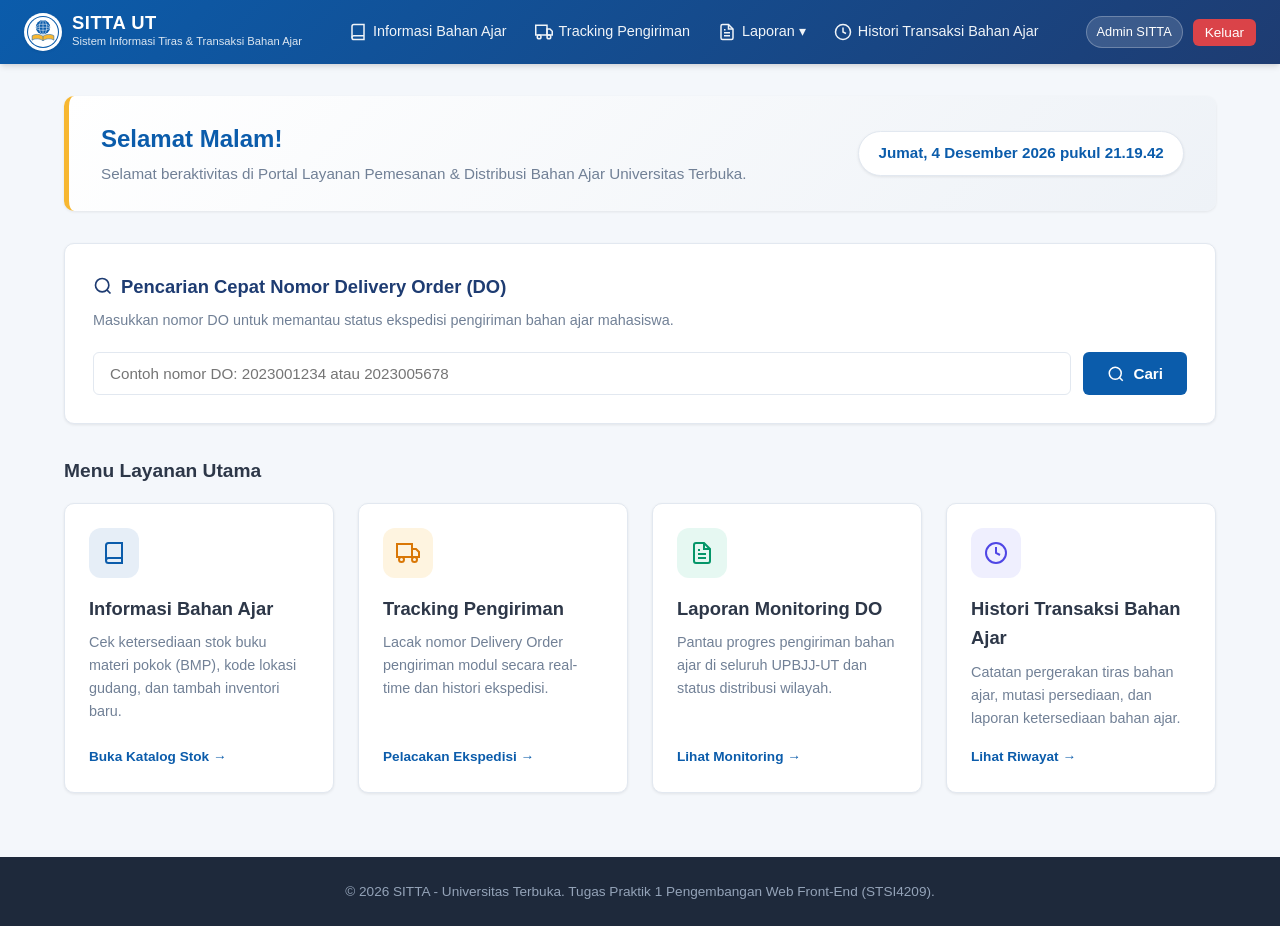
<file: dashboard.html>
<!DOCTYPE html>
<html lang="id">
<head>
  <meta charset="UTF-8">
  <meta name="viewport" content="width=device-width, initial-scale=1.0">
  <title>Dashboard - SITTA Universitas Terbuka</title>
  <!-- External CSS -->
  <link rel="stylesheet" href="css/style.css">
  <style>
    /* Internal CSS for Dashboard Quick Actions */
    .feature-badge {
      font-size: 0.75rem;
      background: #e1effe;
      color: #1e429f;
      padding: 3px 8px;
      border-radius: 6px;
      font-weight: 600;
    }
  </style>
</head>
<body>

  <!-- HEADER & NAVIGATION BAR -->
  <header class="site-header">
    <div class="nav-container">
      <a href="dashboard.html" class="brand-wrapper">
        <div class="brand-logo">
          <img src="assets/logo-ut.svg" alt="UT" style="width: 100%; height: 100%; object-fit: contain;">
        </div>
        <div class="brand-text">
          <h1>SITTA UT</h1>
          <small>Sistem Informasi Tiras & Transaksi Bahan Ajar</small>
        </div>
      </a>

      <!-- MAIN NAVIGASI MENU -->
      <nav>
        <ul class="main-nav">
          <li class="nav-item">
            <a href="stok.html" class="nav-link">
              <svg width="18" height="18" viewBox="0 0 24 24" fill="none" stroke="currentColor" stroke-width="2"><path d="M4 19.5A2.5 2.5 0 0 1 6.5 17H20"></path><path d="M6.5 2H20v20H6.5A2.5 2.5 0 0 1 4 19.5v-15A2.5 2.5 0 0 1 6.5 2z"></path></svg>
              Informasi Bahan Ajar
            </a>
          </li>
          <li class="nav-item">
            <a href="tracking.html" class="nav-link">
              <svg width="18" height="18" viewBox="0 0 24 24" fill="none" stroke="currentColor" stroke-width="2"><rect x="1" y="3" width="15" height="13"></rect><polygon points="16 8 20 8 23 11 23 16 16 16 16 8"></polygon><circle cx="5.5" cy="18.5" r="2.5"></circle><circle cx="18.5" cy="18.5" r="2.5"></circle></svg>
              Tracking Pengiriman
            </a>
          </li>
          <li class="nav-item dropdown">
            <a href="#" class="nav-link">
              <svg width="18" height="18" viewBox="0 0 24 24" fill="none" stroke="currentColor" stroke-width="2"><path d="M14 2H6a2 2 0 0 0-2 2v16a2 2 0 0 0 2 2h12a2 2 0 0 0 2-2V8z"></path><polyline points="14 2 14 8 20 8"></polyline><line x1="16" y1="13" x2="8" y2="13"></line><line x1="16" y1="17" x2="8" y2="17"></line><polyline points="10 9 9 9 8 9"></polyline></svg>
              Laporan &#9662;
            </a>
            <ul class="dropdown-menu">
              <li><a href="tracking.html">Monitoring Progress DO Bahan Ajar</a></li>
              <li><a href="stok.html">Rekap Bahan Ajar</a></li>
            </ul>
          </li>
          <li class="nav-item">
            <a href="tracking.html" class="nav-link">
              <svg width="18" height="18" viewBox="0 0 24 24" fill="none" stroke="currentColor" stroke-width="2"><circle cx="12" cy="12" r="10"></circle><polyline points="12 6 12 12 16 14"></polyline></svg>
              Histori Transaksi Bahan Ajar
            </a>
          </li>
        </ul>
      </nav>

      <!-- USER PROFILE & LOGOUT -->
      <div class="nav-user">
        <span class="user-badge" id="navUserDisplay">Admin SITTA</span>
        <button id="btnLogout" class="btn-logout">Keluar</button>
      </div>
    </div>
  </header>

  <!-- MAIN DASHBOARD CONTENT -->
  <main class="main-content">
    
    <!-- GREETING HERO SECTION BERDASARKAN LOCAL TIME -->
    <section class="greeting-hero">
      <div class="greeting-text">
        <h2 id="greetingText">Selamat Datang!</h2>
        <p>Selamat beraktivitas di Portal Layanan Pemesanan & Distribusi Bahan Ajar Universitas Terbuka.</p>
      </div>
      <div class="current-time-badge" id="currentTimeClock">
        Waktu Lokal...
      </div>
    </section>

    <!-- PENCARIAN DELIVERY ORDER (DO) CEPAT DI DASHBOARD -->
    <section class="tracking-search-box">
      <h3 style="font-size: 1.15rem; margin-bottom: 0.5rem; color: #1e3c72; display: flex; align-items: center; gap: 8px;">
        <svg width="20" height="20" viewBox="0 0 24 24" fill="none" stroke="currentColor" stroke-width="2"><circle cx="11" cy="11" r="8"></circle><line x1="21" y1="21" x2="16.65" y2="16.65"></line></svg>
        Pencarian Cepat Nomor Delivery Order (DO)
      </h3>
      <p style="color: #718096; font-size: 0.9rem; margin-bottom: 1.25rem;">
        Masukkan nomor DO untuk memantau status ekspedisi pengiriman bahan ajar mahasiswa.
      </p>

      <form id="formTrackingDO">
        <div class="search-input-group">
          <input 
            type="text" 
            id="inputNomorDO" 
            class="form-control" 
            placeholder="Contoh nomor DO: 2023001234 atau 2023005678" 
            required
          >
          <button type="submit" class="btn btn-primary" style="white-space: nowrap;">
            <svg width="18" height="18" viewBox="0 0 24 24" fill="none" stroke="currentColor" stroke-width="2"><circle cx="11" cy="11" r="8"></circle><line x1="21" y1="21" x2="16.65" y2="16.65"></line></svg>
            Cari
          </button>
        </div>
      </form>
    </section>

    <!-- NOTIFIKASI TIDAK DITEMUKAN -->
    <div id="trackingNotFound" style="display: none;"></div>

    <!-- HASIL TRACKING DI DASHBOARD -->
    <section id="trackingResultPanel" class="tracking-result-panel">
      
      <div class="tracking-summary-card">
        <div class="summary-header">
          <div>
            <h3 style="color: #0b5cab; font-size: 1.25rem; margin-bottom: 4px;">
              Hasil Tracking DO: <span id="trackNomorDO"></span>
            </h3>
            <span style="font-size: 0.9rem; color: #718096;">Nama Mahasiswa / Penerima: <strong id="trackNamaMahasiswa" style="color: #2d3748;">-</strong></span>
          </div>
          <div>
            <span id="trackStatus" class="status-badge in-transit">Dalam Perjalanan</span>
          </div>
        </div>

        <!-- PROGRESS STEPPER / PROGRESS BAR SIMULATION -->
        <div class="progress-stepper">
          <div class="progress-track"></div>
          <div class="progress-fill" style="width: 50%;"></div>
          
          <div class="step-node completed">
            <div class="step-circle">&#10003;</div>
            <span>Penerimaan Loket</span>
          </div>
          <div class="step-node completed">
            <div class="step-circle">&#10003;</div>
            <span>Tiba di Hub Pusat</span>
          </div>
          <div class="step-node active">
            <div class="step-circle">&bull;</div>
            <span>Dalam Perjalanan</span>
          </div>
          <div class="step-node">
            <div class="step-circle">4</div>
            <span>Terkirim</span>
          </div>
        </div>

        <div class="details-grid">
          <div class="detail-item">
            <div class="detail-item-title">Ekspedisi</div>
            <div class="detail-item-val" id="trackEkspedisi">-</div>
          </div>
          <div class="detail-item">
            <div class="detail-item-title">Tanggal Kirim</div>
            <div class="detail-item-val" id="trackTanggalKirim">-</div>
          </div>
          <div class="detail-item">
            <div class="detail-item-title">Jenis Paket / Kode</div>
            <div class="detail-item-val" id="trackJenisPaket">-</div>
          </div>
          <div class="detail-item">
            <div class="detail-item-title">Total Pembayaran</div>
            <div class="detail-item-val" id="trackTotalPembayaran" style="color: #0b5cab;">-</div>
          </div>
        </div>
      </div>

      <!-- TIMELINE HISTORI PERJALANAN -->
      <div class="timeline-card">
        <h4 style="margin-bottom: 1.25rem; color: #1e3c72; font-size: 1.05rem;">
          Histori Perjalanan Paket
        </h4>
        <ul class="timeline" id="trackTimelineList">
          <!-- Diisi dinamis oleh script.js -->
        </ul>
      </div>
    </section>

    <!-- GRID MENU NAVIGASI KREATIF -->
    <h3 style="font-size: 1.2rem; margin-bottom: 1rem; color: #2d3748;">Menu Layanan Utama</h3>
    <section class="dashboard-grid">
      
      <a href="stok.html" class="card-nav">
        <div>
          <div class="card-icon">
            <svg width="24" height="24" viewBox="0 0 24 24" fill="none" stroke="currentColor" stroke-width="2"><path d="M4 19.5A2.5 2.5 0 0 1 6.5 17H20"></path><path d="M6.5 2H20v20H6.5A2.5 2.5 0 0 1 4 19.5v-15A2.5 2.5 0 0 1 6.5 2z"></path></svg>
          </div>
          <h4 class="card-title">Informasi Bahan Ajar</h4>
          <p class="card-desc">Cek ketersediaan stok buku materi pokok (BMP), kode lokasi gudang, dan tambah inventori baru.</p>
        </div>
        <div class="card-footer-link">Buka Katalog Stok &rarr;</div>
      </a>

      <a href="tracking.html" class="card-nav">
        <div>
          <div class="card-icon" style="background: rgba(247, 183, 49, 0.15); color: #d97706;">
            <svg width="24" height="24" viewBox="0 0 24 24" fill="none" stroke="currentColor" stroke-width="2"><rect x="1" y="3" width="15" height="13"></rect><polygon points="16 8 20 8 23 11 23 16 16 16 8"></polygon><circle cx="5.5" cy="18.5" r="2.5"></circle><circle cx="18.5" cy="18.5" r="2.5"></circle></svg>
          </div>
          <h4 class="card-title">Tracking Pengiriman</h4>
          <p class="card-desc">Lacak nomor Delivery Order pengiriman modul secara real-time dan histori ekspedisi.</p>
        </div>
        <div class="card-footer-link">Pelacakan Ekspedisi &rarr;</div>
      </a>

      <a href="tracking.html" class="card-nav">
        <div>
          <div class="card-icon" style="background: rgba(16, 185, 129, 0.1); color: #059669;">
            <svg width="24" height="24" viewBox="0 0 24 24" fill="none" stroke="currentColor" stroke-width="2"><path d="M14 2H6a2 2 0 0 0-2 2v16a2 2 0 0 0 2 2h12a2 2 0 0 0 2-2V8z"></path><polyline points="14 2 14 8 20 8"></polyline><line x1="16" y1="13" x2="8" y2="13"></line><line x1="16" y1="17" x2="8" y2="17"></line><polyline points="10 9 9 9 8 9"></polyline></svg>
          </div>
          <h4 class="card-title">Laporan Monitoring DO</h4>
          <p class="card-desc">Pantau progres pengiriman bahan ajar di seluruh UPBJJ-UT dan status distribusi wilayah.</p>
        </div>
        <div class="card-footer-link">Lihat Monitoring &rarr;</div>
      </a>

      <a href="stok.html" class="card-nav">
        <div>
          <div class="card-icon" style="background: rgba(99, 102, 241, 0.1); color: #4f46e5;">
            <svg width="24" height="24" viewBox="0 0 24 24" fill="none" stroke="currentColor" stroke-width="2"><circle cx="12" cy="12" r="10"></circle><polyline points="12 6 12 12 16 14"></polyline></svg>
          </div>
          <h4 class="card-title">Histori Transaksi Bahan Ajar</h4>
          <p class="card-desc">Catatan pergerakan tiras bahan ajar, mutasi persediaan, dan laporan ketersediaan bahan ajar.</p>
        </div>
        <div class="card-footer-link">Lihat Riwayat &rarr;</div>
      </a>

    </section>

  </main>

  <!-- FOOTER -->
  <footer class="site-footer">
    <p>&copy; 2026 SITTA - Universitas Terbuka. Tugas Praktik 1 Pengembangan Web Front-End (STSI4209).</p>
  </footer>

  <!-- Scripts -->
  <script src="js/data.js"></script>
  <script src="js/script.js"></script>
</body>
</html>
</file>
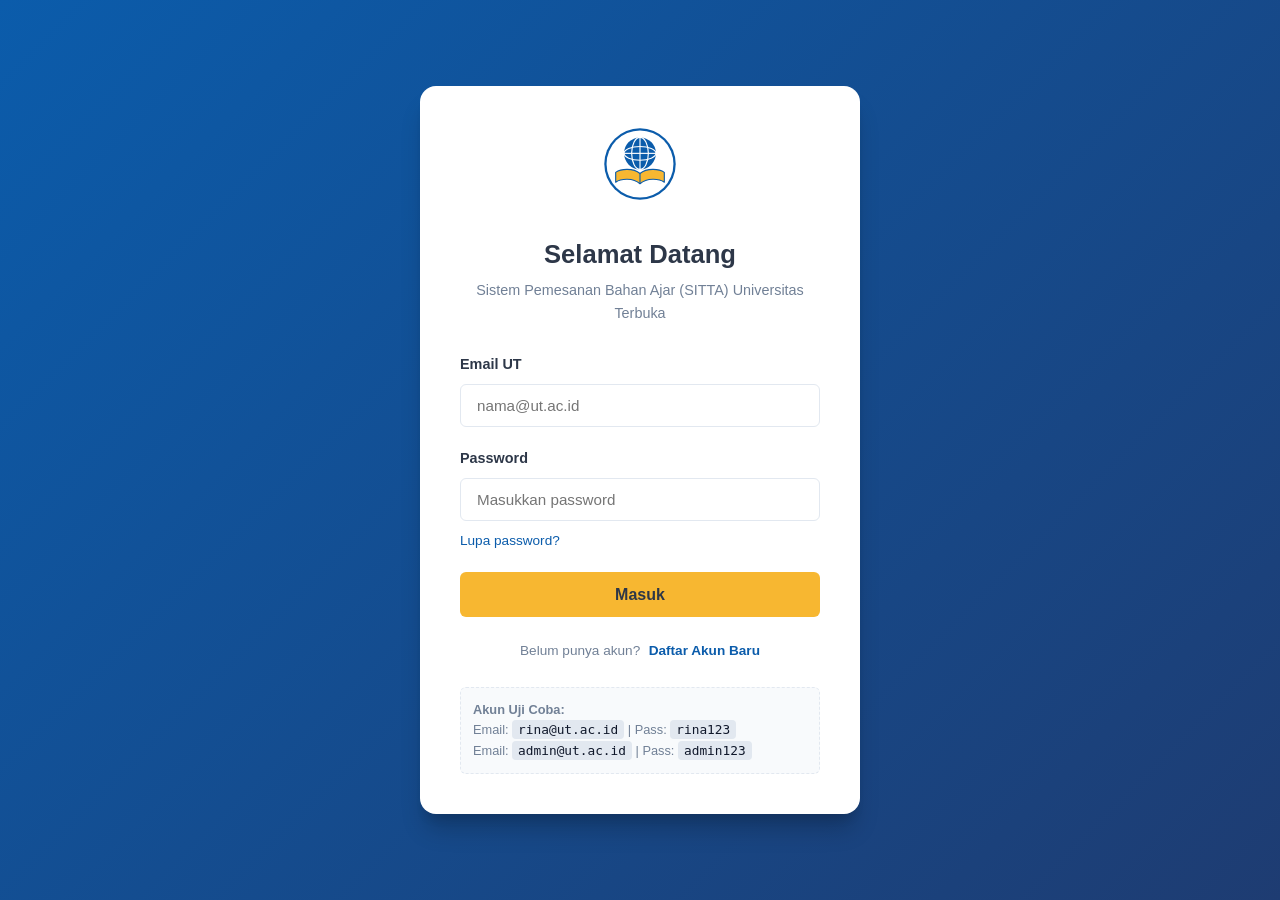
<file: login.html>
<!DOCTYPE html>
<html lang="id">
<head>
  <meta charset="UTF-8">
  <meta name="viewport" content="width=device-width, initial-scale=1.0">
  <title>Login - SITTA Universitas Terbuka</title>
  <!-- External CSS -->
  <link rel="stylesheet" href="css/style.css">
  <style>
    /* Internal CSS for Login Page Specific Elements */
    .login-icon-box {
      width: 64px;
      height: 64px;
      margin: 0 auto 1rem;
      background: #0b5cab;
      color: #ffffff;
      border-radius: 50%;
      display: flex;
      align-items: center;
      justify-content: center;
      box-shadow: 0 4px 10px rgba(11, 92, 171, 0.3);
    }
  </style>
</head>
<body class="login-body">

  <main class="login-card">
    <header class="login-header">
      <div style="display: flex; justify-content: center; margin-bottom: 1rem;">
        <img src="assets/logo-ut.svg" alt="Logo Universitas Terbuka" style="width: 76px; height: 76px;">
      </div>
      <h2>Selamat Datang</h2>
      <p>Sistem Pemesanan Bahan Ajar (SITTA) Universitas Terbuka</p>
    </header>

    <!-- Feedback Container for Errors -->
    <div id="loginAlert" style="display: none;"></div>

    <form id="loginForm" autocomplete="off">
      <div class="form-group" style="text-align: left;">
        <label for="email" class="form-label">Email UT</label>
        <input 
          type="email" 
          id="email" 
          class="form-control" 
          placeholder="nama@ut.ac.id" 
          required 
          autocomplete="username"
        >
      </div>

      <div class="form-group" style="text-align: left;">
        <label for="password" class="form-label">Password</label>
        <input 
          type="password" 
          id="password" 
          class="form-control" 
          placeholder="Masukkan password" 
          required 
          autocomplete="current-password"
        >
      </div>

      <div class="login-actions">
        <button type="button" id="btnLupaPassword" class="login-link">Lupa password?</button>
      </div>

      <!-- Inline CSS Demo -->
      <button type="submit" class="btn btn-secondary btn-block" style="font-weight: 700; font-size: 1rem; padding: 0.85rem;">
        Masuk
      </button>

      <div style="margin-top: 1.25rem;">
        <span style="font-size: 0.85rem; color: #718096;">Belum punya akun?</span>
        <button type="button" id="btnDaftar" class="login-link" style="font-weight: 600; margin-left: 4px;">Daftar Akun Baru</button>
      </div>
    </form>

    <aside class="demo-account-hint">
      <strong>Akun Uji Coba:</strong><br>
      Email: <code>rina@ut.ac.id</code> | Pass: <code>rina123</code><br>
      Email: <code>admin@ut.ac.id</code> | Pass: <code>admin123</code>
    </aside>
  </main>

  <!-- MODAL: LUPA PASSWORD -->
  <div class="modal-overlay" id="modalLupaPassword" role="dialog" aria-modal="true" aria-labelledby="modalLupaTitle">
    <div class="modal-content">
      <div class="modal-header">
        <h3 class="modal-title" id="modalLupaTitle">Lupa Kata Sandi</h3>
        <button class="modal-close" aria-label="Tutup Modal">&times;</button>
      </div>
      <form id="formLupaPassword">
        <div class="modal-body">
          <p style="margin-bottom: 1rem; color: #4a5568; font-size: 0.9rem;">
            Masukkan alamat email akun SITTA UT Anda. Kami akan mengirimkan tautan untuk mengatur ulang kata sandi.
          </p>
          <div class="form-group">
            <label for="resetEmail" class="form-label">Email Terdaftar</label>
            <input type="email" id="resetEmail" class="form-control" placeholder="nama@ut.ac.id" required>
          </div>
        </div>
        <div class="modal-footer">
          <button type="button" class="btn btn-outline modal-close">Batal</button>
          <button type="submit" class="btn btn-primary">Kirim Permintaan</button>
        </div>
      </form>
    </div>
  </div>

  <!-- MODAL: DAFTAR AKUN BARU -->
  <div class="modal-overlay" id="modalDaftar" role="dialog" aria-modal="true" aria-labelledby="modalDaftarTitle">
    <div class="modal-content">
      <div class="modal-header">
        <h3 class="modal-title" id="modalDaftarTitle">Pendaftaran Akun SITTA</h3>
        <button class="modal-close" aria-label="Tutup Modal">&times;</button>
      </div>
      <form id="formDaftar">
        <div class="modal-body">
          <div class="form-group">
            <label for="regNama" class="form-label">Nama Lengkap</label>
            <input type="text" id="regNama" class="form-control" placeholder="Contoh: Budi Santoso" required>
          </div>
          <div class="form-group">
            <label for="regEmail" class="form-label">Email UT</label>
            <input type="email" id="regEmail" class="form-control" placeholder="budi@ut.ac.id" required>
          </div>
          <div class="form-group">
            <label for="regPassword" class="form-label">Password Baru</label>
            <input type="password" id="regPassword" class="form-control" placeholder="Minimal 6 karakter" required>
          </div>
          <div class="form-group">
            <label for="regRole" class="form-label">Peran / Unit Kerja</label>
            <select id="regRole" class="form-control" required>
              <option value="UPBJJ-UT">UPBJJ-UT (Daerah)</option>
              <option value="Puslaba">Puslaba UT Pusat</option>
              <option value="Fakultas">Fakultas</option>
            </select>
          </div>
        </div>
        <div class="modal-footer">
          <button type="button" class="btn btn-outline modal-close">Tutup</button>
          <button type="submit" class="btn btn-primary">Daftar Sekarang</button>
        </div>
      </form>
    </div>
  </div>

  <!-- Scripts -->
  <script src="js/data.js"></script>
  <script src="js/script.js"></script>
</body>
</html>
</file>
<file: css/style.css>
:root {
  --primary-color: #0b5cab; /* UT Blue */
  --primary-hover: #08437d;
  --secondary-color: #f7b731; /* UT Yellow/Gold */
  --secondary-hover: #e0a324;
  --bg-color: #f4f7fb;
  --card-bg: #ffffff;
  --text-main: #2d3748;
  --text-muted: #718096;
  --border-color: #e2e8f0;
  --success-color: #38a169;
  --warning-color: #dd6b20;
  --danger-color: #e53e3e;
  --font-family: 'Segoe UI', Roboto, Helvetica, Arial, sans-serif;
  --shadow-sm: 0 1px 3px rgba(0, 0, 0, 0.08);
  --shadow-md: 0 4px 6px -1px rgba(0, 0, 0, 0.1), 0 2px 4px -1px rgba(0, 0, 0, 0.06);
  --shadow-lg: 0 10px 15px -3px rgba(0, 0, 0, 0.1), 0 4px 6px -2px rgba(0, 0, 0, 0.05);
  --radius-sm: 6px;
  --radius-md: 10px;
  --radius-lg: 16px;
}

* {
  box-sizing: border-box;
  margin: 0;
  padding: 0;
}

body {
  font-family: var(--font-family);
  background-color: var(--bg-color);
  color: var(--text-main);
  line-height: 1.6;
  min-height: 100vh;
  display: flex;
  flex-direction: column;
}

/* NAVBAR / HEADER */
.site-header {
  background: linear-gradient(135deg, var(--primary-color) 0%, #1e3c72 100%);
  color: #fff;
  padding: 0 1.5rem;
  box-shadow: var(--shadow-md);
  position: sticky;
  top: 0;
  z-index: 100;
}

.nav-container {
  max-width: 1280px;
  margin: 0 auto;
  display: flex;
  align-items: center;
  justify-content: space-between;
  height: 64px;
  gap: 1rem;
}

.brand-wrapper {
  display: flex;
  align-items: center;
  gap: 10px;
  text-decoration: none;
  color: #fff;
  flex-shrink: 0;
  white-space: nowrap;
}

.brand-logo {
  width: 38px;
  height: 38px;
  border-radius: 50%;
  background: #fff;
  padding: 2px;
  display: flex;
  align-items: center;
  justify-content: center;
  box-shadow: var(--shadow-sm);
  flex-shrink: 0;
}

.brand-logo img,
.brand-logo svg {
  width: 100%;
  height: 100%;
}

.brand-text h1 {
  font-size: 1.15rem;
  font-weight: 700;
  letter-spacing: 0.5px;
  line-height: 1.1;
}

.brand-text small {
  font-size: 0.7rem;
  color: rgba(255, 255, 255, 0.85);
  display: block;
}

/* NAV LINKS & DROPDOWN - SINGLE ROW (TIDAK BERTUMPUK) */
nav {
  display: flex;
  align-items: center;
}

.main-nav {
  display: flex;
  align-items: center;
  list-style: none;
  gap: 4px;
  margin: 0;
  padding: 0;
  flex-wrap: nowrap;
  white-space: nowrap;
}

.nav-item {
  position: relative;
  list-style: none;
}

.nav-link {
  color: #f0f4f8;
  text-decoration: none;
  padding: 7px 12px;
  border-radius: var(--radius-sm);
  font-size: 0.9rem;
  font-weight: 500;
  transition: all 0.2s ease;
  display: inline-flex;
  align-items: center;
  gap: 6px;
  white-space: nowrap;
}

.nav-link:hover,
.nav-link.active {
  background: rgba(255, 255, 255, 0.18);
  color: #fff;
}

.dropdown-menu {
  display: none;
  position: absolute;
  top: 100%;
  left: 0;
  background-color: var(--card-bg);
  min-width: 250px;
  box-shadow: var(--shadow-lg);
  border-radius: var(--radius-sm);
  padding: 6px 0;
  list-style: none;
  z-index: 1000;
  margin-top: 4px;
  animation: fadeIn 0.2s ease-in-out;
}

.dropdown-menu li {
  list-style: none;
}

.dropdown-menu li a {
  color: var(--text-main);
  padding: 9px 16px;
  text-decoration: none;
  display: block;
  font-size: 0.88rem;
  transition: background 0.2s;
  white-space: nowrap;
}

.dropdown-menu li a:hover {
  background-color: #f1f5f9;
  color: var(--primary-color);
  font-weight: 500;
}

.nav-item.dropdown:hover .dropdown-menu {
  display: block;
}

/* USER PROFILE / LOGOUT BUTTON IN NAV */
.nav-user {
  display: flex;
  align-items: center;
  gap: 10px;
  flex-shrink: 0;
  white-space: nowrap;
}

.user-badge {
  font-size: 0.8rem;
  background: rgba(255, 255, 255, 0.14);
  padding: 5px 10px;
  border-radius: 20px;
  border: 1px solid rgba(255, 255, 255, 0.25);
  white-space: nowrap;
}

.btn-logout {
  background: rgba(239, 68, 68, 0.9);
  color: white;
  border: none;
  padding: 6px 12px;
  border-radius: var(--radius-sm);
  cursor: pointer;
  font-size: 0.85rem;
  transition: background 0.2s;
}

.btn-logout:hover {
  background: #dc2626;
}

/* MAIN LAYOUT */
.main-content {
  flex: 1;
  max-width: 1200px;
  width: 100%;
  margin: 2rem auto;
  padding: 0 1.5rem;
}

/* FOOTER */
.site-footer {
  background: #1e293b;
  color: #94a3b8;
  padding: 1.5rem 2rem;
  text-align: center;
  font-size: 0.85rem;
  margin-top: auto;
}

/* GREETING HERO SECTION */
.greeting-hero {
  background: linear-gradient(135deg, #ffffff 0%, #eef2f7 100%);
  border-left: 5px solid var(--secondary-color);
  border-radius: var(--radius-md);
  padding: 1.5rem 2rem;
  margin-bottom: 2rem;
  box-shadow: var(--shadow-sm);
  display: flex;
  justify-content: space-between;
  align-items: center;
  flex-wrap: wrap;
  gap: 1rem;
}

.greeting-text h2 {
  color: var(--primary-color);
  font-size: 1.5rem;
  margin-bottom: 0.25rem;
}

.greeting-text p {
  color: var(--text-muted);
  font-size: 0.95rem;
}

.current-time-badge {
  background: #fff;
  padding: 0.6rem 1.2rem;
  border-radius: 30px;
  box-shadow: var(--shadow-sm);
  font-weight: 600;
  color: var(--primary-color);
  font-size: 0.95rem;
  border: 1px solid var(--border-color);
}

/* CARDS & PANELS */
.dashboard-grid {
  display: grid;
  grid-template-columns: repeat(auto-fit, minmax(260px, 1fr));
  gap: 1.5rem;
  margin-bottom: 2rem;
}

.card-nav {
  background: var(--card-bg);
  border-radius: var(--radius-md);
  padding: 1.5rem;
  box-shadow: var(--shadow-sm);
  border: 1px solid var(--border-color);
  transition: transform 0.2s, box-shadow 0.2s;
  display: flex;
  flex-direction: column;
  justify-content: space-between;
  text-decoration: none;
  color: inherit;
}

.card-nav:hover {
  transform: translateY(-4px);
  box-shadow: var(--shadow-md);
  border-color: var(--primary-color);
}

.card-icon {
  width: 50px;
  height: 50px;
  border-radius: 12px;
  background: rgba(11, 92, 171, 0.1);
  color: var(--primary-color);
  display: flex;
  align-items: center;
  justify-content: center;
  margin-bottom: 1rem;
  font-size: 1.5rem;
}

.card-title {
  font-size: 1.15rem;
  font-weight: 600;
  color: var(--text-main);
  margin-bottom: 0.5rem;
}

.card-desc {
  font-size: 0.9rem;
  color: var(--text-muted);
  margin-bottom: 1rem;
}

.card-footer-link {
  font-size: 0.85rem;
  font-weight: 600;
  color: var(--primary-color);
  display: flex;
  align-items: center;
  gap: 4px;
}

/* FORMS & BUTTONS */
.form-group {
  margin-bottom: 1.25rem;
}

.form-label {
  display: block;
  margin-bottom: 0.5rem;
  font-size: 0.9rem;
  font-weight: 600;
  color: var(--text-main);
}

.form-control {
  width: 100%;
  padding: 0.75rem 1rem;
  font-size: 0.95rem;
  border: 1px solid var(--border-color);
  border-radius: var(--radius-sm);
  background-color: #fff;
  transition: border-color 0.2s, box-shadow 0.2s;
  font-family: inherit;
}

.form-control:focus {
  outline: none;
  border-color: var(--primary-color);
  box-shadow: 0 0 0 3px rgba(11, 92, 171, 0.15);
}

.btn {
  display: inline-flex;
  align-items: center;
  justify-content: center;
  gap: 8px;
  padding: 0.75rem 1.5rem;
  font-size: 0.95rem;
  font-weight: 600;
  border-radius: var(--radius-sm);
  cursor: pointer;
  border: none;
  transition: all 0.2s;
  text-decoration: none;
}

.btn-primary {
  background-color: var(--primary-color);
  color: #fff;
}

.btn-primary:hover {
  background-color: var(--primary-hover);
}

.btn-secondary {
  background-color: var(--secondary-color);
  color: #2d3748;
}

.btn-secondary:hover {
  background-color: var(--secondary-hover);
}

.btn-outline {
  background: transparent;
  border: 1px solid var(--border-color);
  color: var(--text-main);
}

.btn-outline:hover {
  background: #f1f5f9;
}

.btn-block {
  width: 100%;
}

/* LOGIN PAGE SPECIAL STYLES */
.login-body {
  background: linear-gradient(135deg, #0b5cab 0%, #1e3c72 100%);
  min-height: 100vh;
  display: flex;
  align-items: center;
  justify-content: center;
  padding: 1.5rem;
}

.login-card {
  background: #fff;
  border-radius: var(--radius-lg);
  box-shadow: 0 20px 25px -5px rgba(0, 0, 0, 0.2), 0 10px 10px -5px rgba(0, 0, 0, 0.1);
  width: 100%;
  max-width: 440px;
  padding: 2.5rem;
  text-align: center;
  animation: slideUp 0.3s ease-out;
}

.login-header img,
.login-header .ut-logo-placeholder {
  width: 72px;
  height: 72px;
  margin: 0 auto 1rem;
}

.login-header h2 {
  color: var(--text-main);
  font-size: 1.6rem;
  font-weight: 700;
  margin-bottom: 0.25rem;
}

.login-header p {
  color: var(--text-muted);
  font-size: 0.9rem;
  margin-bottom: 1.75rem;
}

.login-actions {
  display: flex;
  justify-content: space-between;
  align-items: center;
  margin-top: -0.5rem;
  margin-bottom: 1.5rem;
  font-size: 0.85rem;
}

.login-link {
  color: var(--primary-color);
  text-decoration: none;
  font-weight: 500;
  cursor: pointer;
  background: none;
  border: none;
  padding: 0;
  font-size: 0.85rem;
}

.login-link:hover {
  text-decoration: underline;
}

.demo-account-hint {
  margin-top: 1.5rem;
  padding: 0.75rem;
  background-color: #f8fafc;
  border-radius: var(--radius-sm);
  border: 1px dashed var(--border-color);
  font-size: 0.8rem;
  color: var(--text-muted);
  text-align: left;
}

.demo-account-hint code {
  background: #e2e8f0;
  padding: 2px 6px;
  border-radius: 4px;
  color: #0f172a;
}

/* TRACKING SECTION */
.tracking-search-box {
  background: var(--card-bg);
  padding: 1.75rem;
  border-radius: var(--radius-md);
  box-shadow: var(--shadow-sm);
  margin-bottom: 2rem;
  border: 1px solid var(--border-color);
}

.search-input-group {
  display: flex;
  gap: 12px;
}

.tracking-result-panel {
  display: none; /* Managed by JS */
  animation: fadeIn 0.3s ease-in-out;
}

.tracking-summary-card {
  background: var(--card-bg);
  border-radius: var(--radius-md);
  box-shadow: var(--shadow-sm);
  padding: 1.75rem;
  border: 1px solid var(--border-color);
  margin-bottom: 1.5rem;
}

.summary-header {
  display: flex;
  justify-content: space-between;
  align-items: center;
  border-bottom: 1px solid var(--border-color);
  padding-bottom: 1rem;
  margin-bottom: 1.25rem;
  flex-wrap: wrap;
  gap: 0.5rem;
}

.status-badge {
  display: inline-block;
  padding: 0.35rem 0.85rem;
  border-radius: 20px;
  font-size: 0.85rem;
  font-weight: 600;
}

.status-badge.in-transit {
  background-color: #ebf8ff;
  color: #2b6cb0;
  border: 1px solid #bee3f8;
}

.status-badge.delivered {
  background-color: #f0fff4;
  color: #276749;
  border: 1px solid #c6f6d5;
}

.status-badge.processing {
  background-color: #fffaf0;
  color: #c05621;
  border: 1px solid #feebc8;
}

.details-grid {
  display: grid;
  grid-template-columns: repeat(auto-fit, minmax(200px, 1fr));
  gap: 1.25rem;
}

.detail-item-title {
  font-size: 0.8rem;
  color: var(--text-muted);
  text-transform: uppercase;
  letter-spacing: 0.5px;
  margin-bottom: 4px;
}

.detail-item-val {
  font-size: 1rem;
  font-weight: 600;
  color: var(--text-main);
}

/* PROGRESS BAR / TIMELINE */
.progress-stepper {
  margin: 1.75rem 0;
  display: flex;
  justify-content: space-between;
  position: relative;
}

.progress-track {
  position: absolute;
  top: 14px;
  left: 0;
  right: 0;
  height: 4px;
  background-color: var(--border-color);
  z-index: 1;
}

.progress-fill {
  position: absolute;
  top: 14px;
  left: 0;
  height: 4px;
  background-color: var(--primary-color);
  z-index: 2;
  transition: width 0.4s ease;
}

.step-node {
  position: relative;
  z-index: 3;
  display: flex;
  flex-direction: column;
  align-items: center;
  font-size: 0.8rem;
  color: var(--text-muted);
}

.step-circle {
  width: 30px;
  height: 30px;
  border-radius: 50%;
  background-color: #fff;
  border: 3px solid var(--border-color);
  display: flex;
  align-items: center;
  justify-content: center;
  margin-bottom: 6px;
  font-weight: bold;
}

.step-node.completed .step-circle {
  background-color: var(--primary-color);
  border-color: var(--primary-color);
  color: #fff;
}

.step-node.active .step-circle {
  background-color: #fff;
  border-color: var(--secondary-color);
  color: var(--secondary-color);
}

/* TIMELINE LIST */
.timeline-card {
  background: var(--card-bg);
  border-radius: var(--radius-md);
  box-shadow: var(--shadow-sm);
  padding: 1.75rem;
  border: 1px solid var(--border-color);
}

.timeline {
  position: relative;
  padding-left: 2rem;
  list-style: none;
}

.timeline::before {
  content: '';
  position: absolute;
  top: 6px;
  bottom: 0;
  left: 7px;
  width: 2px;
  background: var(--border-color);
}

.timeline-step {
  position: relative;
  margin-bottom: 1.5rem;
}

.timeline-step:last-child {
  margin-bottom: 0;
}

.timeline-step::before {
  content: '';
  position: absolute;
  left: -2rem;
  top: 5px;
  width: 16px;
  height: 16px;
  border-radius: 50%;
  background: #fff;
  border: 3px solid var(--primary-color);
}

.timeline-time {
  font-size: 0.8rem;
  color: var(--text-muted);
  margin-bottom: 2px;
}

.timeline-desc {
  font-size: 0.95rem;
  color: var(--text-main);
  font-weight: 500;
}

/* STOK BAHAN AJAR STYLES */
.stok-header-actions {
  display: flex;
  justify-content: space-between;
  align-items: center;
  margin-bottom: 1.5rem;
  flex-wrap: wrap;
  gap: 1rem;
}

.table-responsive {
  background: var(--card-bg);
  border-radius: var(--radius-md);
  box-shadow: var(--shadow-sm);
  border: 1px solid var(--border-color);
  overflow-x: auto;
}

.custom-table {
  width: 100%;
  border-collapse: collapse;
  text-align: left;
}

.custom-table th {
  background: #f8fafc;
  color: #475569;
  font-size: 0.85rem;
  font-weight: 600;
  text-transform: uppercase;
  letter-spacing: 0.5px;
  padding: 1rem 1.25rem;
  border-bottom: 2px solid var(--border-color);
}

.custom-table td {
  padding: 1rem 1.25rem;
  font-size: 0.9rem;
  color: var(--text-main);
  border-bottom: 1px solid var(--border-color);
  vertical-align: middle;
}

.custom-table tbody tr:hover {
  background-color: #f8fafc;
}

.book-cell {
  display: flex;
  align-items: center;
  gap: 12px;
}

.book-thumb {
  width: 44px;
  height: 60px;
  object-fit: cover;
  border-radius: 4px;
  background-color: #e2e8f0;
  box-shadow: var(--shadow-sm);
  display: flex;
  align-items: center;
  justify-content: center;
  font-size: 0.65rem;
  color: #64748b;
  text-align: center;
}

.stock-badge {
  display: inline-block;
  padding: 4px 10px;
  border-radius: 12px;
  font-size: 0.85rem;
  font-weight: 700;
}

.stock-high {
  background: #def7ec;
  color: #03543f;
}

.stock-med {
  background: #fef08a;
  color: #713f12;
}

.stock-low {
  background: #fde8e8;
  color: #9b1c1c;
}

/* MODAL BOX */
.modal-overlay {
  display: none;
  position: fixed;
  top: 0;
  left: 0;
  width: 100%;
  height: 100%;
  background-color: rgba(0, 0, 0, 0.5);
  backdrop-filter: blur(3px);
  z-index: 1050;
  align-items: center;
  justify-content: center;
  animation: fadeIn 0.2s ease-in-out;
}

.modal-content {
  background-color: #fff;
  border-radius: var(--radius-lg);
  max-width: 520px;
  width: 90%;
  box-shadow: 0 25px 50px -12px rgba(0, 0, 0, 0.25);
  overflow: hidden;
  animation: slideUp 0.25s ease-out;
}

.modal-header {
  padding: 1.25rem 1.5rem;
  border-bottom: 1px solid var(--border-color);
  display: flex;
  justify-content: space-between;
  align-items: center;
  background: #f8fafc;
}

.modal-title {
  font-size: 1.2rem;
  font-weight: 600;
  color: var(--text-main);
}

.modal-close {
  background: none;
  border: none;
  font-size: 1.5rem;
  line-height: 1;
  color: var(--text-muted);
  cursor: pointer;
}

.modal-close:hover {
  color: var(--danger-color);
}

.modal-body {
  padding: 1.5rem;
  max-height: 75vh;
  overflow-y: auto;
}

.modal-footer {
  padding: 1rem 1.5rem;
  border-top: 1px solid var(--border-color);
  display: flex;
  justify-content: flex-end;
  gap: 10px;
  background: #f8fafc;
}

/* ALERT / TOAST COMPONENT */
.custom-alert {
  padding: 1rem 1.25rem;
  border-radius: var(--radius-sm);
  margin-bottom: 1.25rem;
  display: flex;
  align-items: center;
  gap: 10px;
  font-size: 0.9rem;
}

.custom-alert.alert-danger {
  background-color: #fde8e8;
  color: #9b1c1c;
  border-left: 4px solid var(--danger-color);
}

.custom-alert.alert-success {
  background-color: #def7ec;
  color: #03543f;
  border-left: 4px solid var(--success-color);
}

.custom-alert.alert-info {
  background-color: #e1effe;
  color: #1e429f;
  border-left: 4px solid var(--primary-color);
}

/* ANIMATIONS */
@keyframes fadeIn {
  from { opacity: 0; }
  to { opacity: 1; }
}

@keyframes slideUp {
  from {
    transform: translateY(20px);
    opacity: 0;
  }
  to {
    transform: translateY(0);
    opacity: 1;
  }
}

/* RESPONSIVE */
@media (max-width: 900px) {
  .site-header {
    padding: 0.5rem 1rem;
  }
  
  .nav-container {
    flex-wrap: wrap;
    height: auto;
    padding: 0.5rem 0;
    gap: 0.75rem;
    justify-content: space-between;
  }

  .main-nav {
    overflow-x: auto;
    max-width: 100%;
    padding-bottom: 4px;
    -webkit-overflow-scrolling: touch;
  }
  
  .nav-link {
    padding: 6px 10px;
    font-size: 0.85rem;
  }

  .nav-user {
    margin-left: auto;
  }

  .search-input-group {
    flex-direction: column;
  }

  .progress-stepper {
    flex-direction: column;
    gap: 1.5rem;
  }

  .progress-track, .progress-fill {
    display: none;
  }
}

/* ==========================================================================
   TUGAS PRAKTIK 2: VUE.JS APPLICATION STYLES
   ========================================================================== */

/* Status Badges */
.badge-status {
  display: inline-flex;
  align-items: center;
  gap: 5px;
  padding: 4px 10px;
  border-radius: 999px;
  font-size: 0.82rem;
  font-weight: 600;
  letter-spacing: 0.3px;
  white-space: nowrap;
}

.badge-status.badge-aman {
  background-color: #def7ec;
  color: #03543f;
  border: 1px solid #84e1bc;
}

.badge-status.badge-menipis {
  background-color: #fef08a;
  color: #854d0e;
  border: 1px solid #fde047;
}

.badge-status.badge-kosong {
  background-color: #fde8e8;
  color: #9b1c1c;
  border: 1px solid #f8b4b4;
}

/* Stat Cards Bar */
.stat-grid {
  display: grid;
  grid-template-columns: repeat(auto-fit, minmax(210px, 1fr));
  gap: 1rem;
  margin-bottom: 1.5rem;
}

.stat-card {
  background: #ffffff;
  border-radius: var(--radius-md);
  padding: 1.1rem 1.25rem;
  box-shadow: var(--shadow-sm);
  border: 1px solid var(--border-color);
  display: flex;
  align-items: center;
  gap: 1rem;
  transition: transform 0.2s ease, box-shadow 0.2s ease;
}

.stat-card:hover {
  transform: translateY(-2px);
  box-shadow: var(--shadow-md);
}

.stat-icon {
  width: 48px;
  height: 48px;
  border-radius: 12px;
  display: flex;
  align-items: center;
  justify-content: center;
  font-size: 1.4rem;
  flex-shrink: 0;
}

.stat-icon.primary { background: #e1effe; color: #1e429f; }
.stat-icon.success { background: #def7ec; color: #03543f; }
.stat-icon.warning { background: #fef08a; color: #854d0e; }
.stat-icon.danger { background: #fde8e8; color: #9b1c1c; }

.stat-content {
  display: flex;
  flex-direction: column;
}

.stat-value {
  font-size: 1.45rem;
  font-weight: 700;
  color: var(--text-main);
  line-height: 1.1;
}

.stat-label {
  font-size: 0.8rem;
  color: var(--text-muted);
  margin-top: 3px;
  font-weight: 500;
}

/* Filter Card Panel */
.filter-card {
  background: #ffffff;
  border-radius: var(--radius-md);
  padding: 1.25rem;
  margin-bottom: 1.5rem;
  box-shadow: var(--shadow-sm);
  border: 1px solid var(--border-color);
}

.filter-header {
  display: flex;
  justify-content: space-between;
  align-items: center;
  margin-bottom: 1rem;
  border-bottom: 1px solid #edf2f7;
  padding-bottom: 0.75rem;
}

.filter-header h3 {
  font-size: 1rem;
  font-weight: 700;
  color: #1e3c72;
  display: flex;
  align-items: center;
  gap: 8px;
}

.filter-grid {
  display: grid;
  grid-template-columns: repeat(auto-fit, minmax(200px, 1fr));
  gap: 1rem;
  align-items: flex-end;
}

.dependent-filter-box {
  background: #f8fafc;
  border: 1px dashed #cbd5e1;
  padding: 0.75rem;
  border-radius: var(--radius-sm);
  animation: fadeIn 0.3s ease-in-out;
}

.filter-toggle-row {
  display: flex;
  flex-wrap: wrap;
  gap: 1rem;
  margin-top: 1rem;
  padding-top: 0.75rem;
  border-top: 1px dashed #e2e8f0;
  align-items: center;
  justify-content: space-between;
}

.checkbox-label {
  display: inline-flex;
  align-items: center;
  gap: 8px;
  font-size: 0.88rem;
  font-weight: 600;
  cursor: pointer;
  color: #374151;
  user-select: none;
}

.checkbox-label input[type="checkbox"] {
  width: 17px;
  height: 17px;
  accent-color: var(--primary-color);
  cursor: pointer;
}

/* Package Detail Box */
.package-detail-card {
  background: #f0fdf4;
  border: 1px solid #bbf7d0;
  border-radius: var(--radius-md);
  padding: 1rem;
  margin-top: 0.75rem;
  animation: fadeIn 0.3s ease;
}

.package-detail-card h5 {
  font-size: 0.9rem;
  font-weight: 700;
  color: #166534;
  margin-bottom: 0.5rem;
  display: flex;
  align-items: center;
  gap: 6px;
}

.package-items-list {
  list-style: none;
  padding: 0;
  margin: 0;
  display: flex;
  flex-direction: column;
  gap: 6px;
}

.package-item-chip {
  display: inline-flex;
  align-items: center;
  gap: 8px;
  background: #ffffff;
  padding: 5px 10px;
  border-radius: 6px;
  border: 1px solid #dcfce7;
  font-size: 0.85rem;
}

/* Modals */
.modal-backdrop-vue {
  position: fixed;
  top: 0;
  left: 0;
  right: 0;
  bottom: 0;
  background: rgba(15, 23, 42, 0.6);
  backdrop-filter: blur(4px);
  display: flex;
  align-items: center;
  justify-content: center;
  z-index: 1000;
  padding: 1rem;
  animation: fadeIn 0.2s ease;
}

.modal-dialog-vue {
  background: #ffffff;
  border-radius: var(--radius-lg);
  max-width: 650px;
  width: 100%;
  max-height: 90vh;
  overflow-y: auto;
  box-shadow: var(--shadow-lg);
  animation: slideUp 0.25s ease;
}

.modal-header-vue {
  padding: 1.25rem 1.5rem;
  border-bottom: 1px solid var(--border-color);
  display: flex;
  align-items: center;
  justify-content: space-between;
  background: #fafbfd;
  border-top-left-radius: var(--radius-lg);
  border-top-right-radius: var(--radius-lg);
}

.modal-header-vue h4 {
  font-size: 1.15rem;
  font-weight: 700;
  color: #0b5cab;
}

.modal-body-vue {
  padding: 1.5rem;
}

.modal-footer-vue {
  padding: 1rem 1.5rem;
  border-top: 1px solid var(--border-color);
  display: flex;
  justify-content: flex-end;
  gap: 0.75rem;
  background: #fafbfd;
  border-bottom-left-radius: var(--radius-lg);
  border-bottom-right-radius: var(--radius-lg);
}

/* Action Buttons */
.btn-sm {
  padding: 0.35rem 0.65rem;
  font-size: 0.8rem;
  border-radius: var(--radius-sm);
  display: inline-flex;
  align-items: center;
  gap: 5px;
}

.btn-icon {
  padding: 0.35rem 0.5rem;
  border-radius: 6px;
  border: 1px solid var(--border-color);
  background: #fff;
  cursor: pointer;
  color: var(--text-main);
  transition: all 0.2s;
}

.btn-icon:hover {
  background: #f1f5f9;
  border-color: #cbd5e1;
}

.btn-icon-danger:hover {
  background: #fee2e2;
  color: #dc2626;
  border-color: #fca5a5;
}

/* Form Helper Texts */
.form-hint {
  font-size: 0.76rem;
  color: #64748b;
  margin-top: 4px;
}

.error-text {
  font-size: 0.76rem;
  color: #dc2626;
  margin-top: 4px;
  font-weight: 500;
}

.is-invalid {
  border-color: #ef4444 !important;
  background-color: #fef2f2 !important;
}

/* Indicator Pill Info */
.indikator-badge {
  display: inline-block;
  background: #e0f2fe;
  color: #0369a1;
  font-size: 0.72rem;
  font-weight: 700;
  padding: 2px 7px;
  border-radius: 4px;
  margin-right: 4px;
  text-transform: uppercase;
  letter-spacing: 0.5px;
}
</file>
